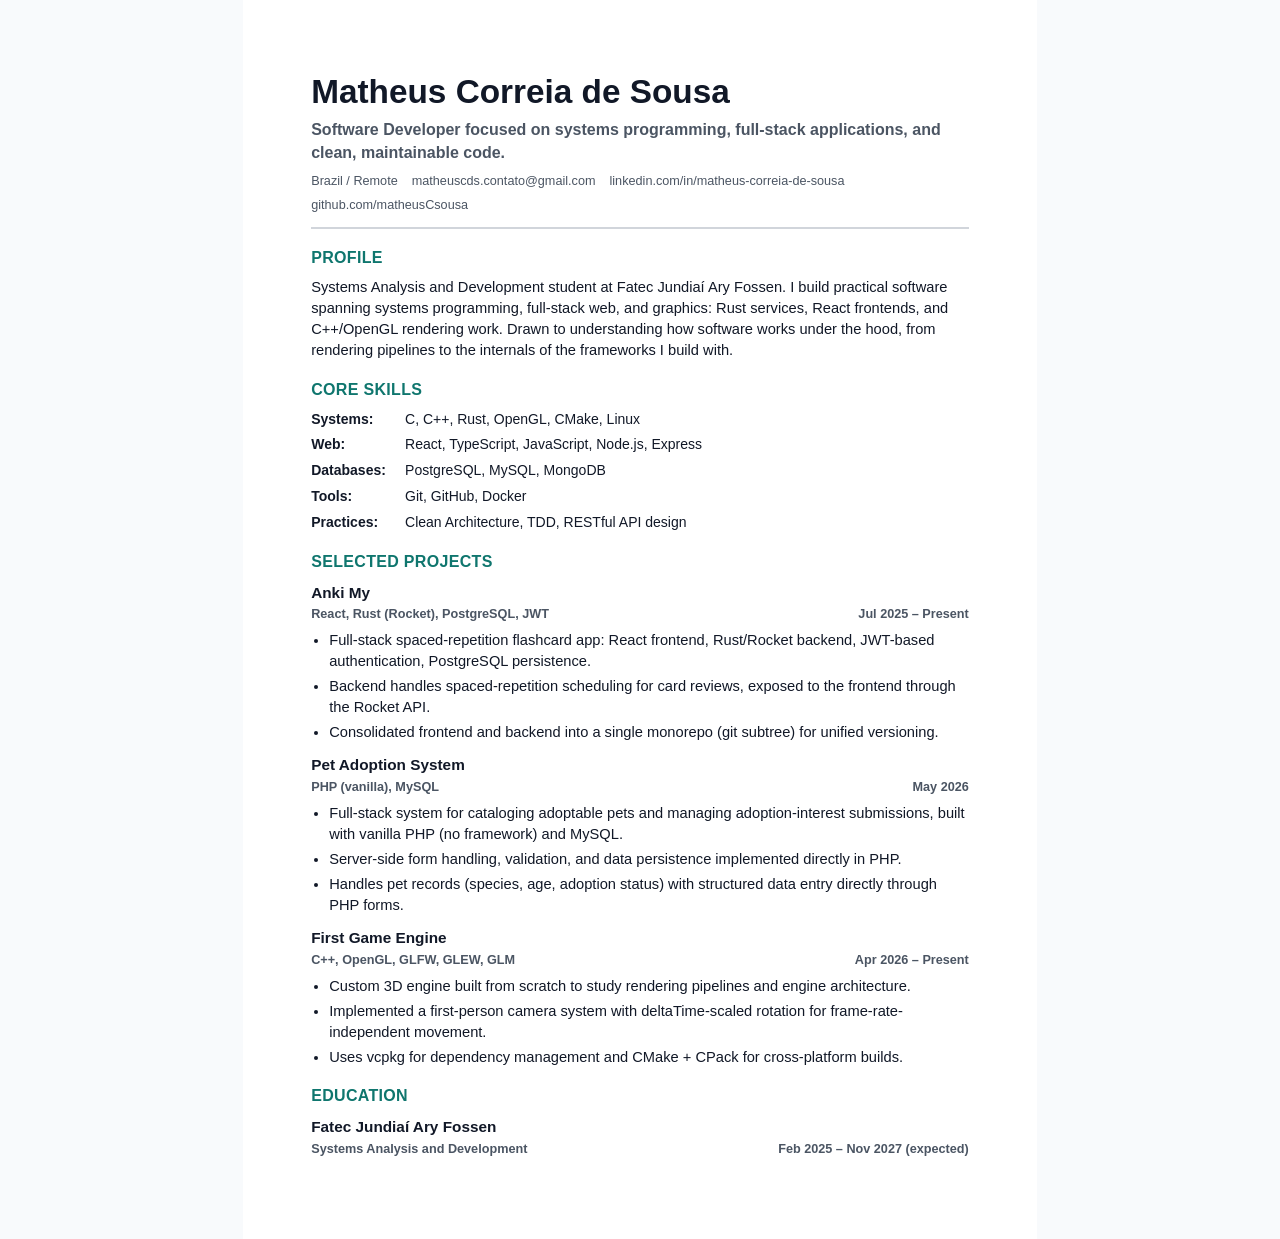
<file: public/resume-en.html>
<!-- 
  RESUME — HOW TO UPDATE THE PDF
  ==============================
  1. Edit this HTML file directly.
  2. Open it in a browser (double-click, or your local dev server).
  3. Ctrl+P (Cmd+P on Mac) to print.
  4. Destination: "Save as PDF".
  5. Settings: Paper size A4, Margins: None, uncheck "Headers and footers",
     check "Background graphics" if available.
  6. Save as matheus-cv-en.pdf.

  THINGS MARKED [in brackets] ARE PLACEHOLDERS — fill in real dates/numbers
  before sending this out. Search for "[" to find them all.
-->
<!DOCTYPE html>
<html lang="en">
  <head>
    <meta charset="UTF-8" />
    <meta name="viewport" content="width=device-width, initial-scale=1.0" />
    <title>Matheus Correia de Sousa Resume</title>
    <style>
      :root {
        --ink: #111827;
        --muted: #4b5563;
        --line: #d1d5db;
        --accent: #0f766e;
      }

      * {
        box-sizing: border-box;
      }

      body {
        margin: 0;
        color: var(--ink);
        font-family: Arial, Helvetica, sans-serif;
        font-size: 11pt;
        line-height: 1.42;
        background: #f8fafc;
      }

      main {
        width: 210mm;
        min-height: 297mm;
        margin: 0 auto;
        padding: 18mm;
        background: #ffffff;
      }

      header {
        border-bottom: 2px solid var(--line);
        padding-bottom: 12px;
        margin-bottom: 16px;
      }

      h1 {
        margin: 0 0 4px;
        font-size: 25pt;
      }

      h2 {
        margin: 18px 0 8px;
        color: var(--accent);
        font-size: 12pt;
        letter-spacing: 0.02em;
        text-transform: uppercase;
      }

      h3 {
        margin: 0 0 3px;
        font-size: 11.5pt;
      }

      p {
        margin: 0 0 8px;
      }

      ul {
        margin: 6px 0 0 18px;
        padding: 0;
      }

      li {
        margin-bottom: 4px;
      }

      .subtitle {
        color: var(--muted);
        font-size: 12pt;
        font-weight: 700;
      }

      .contact {
        display: flex;
        flex-wrap: wrap;
        gap: 6px 14px;
        color: var(--muted);
        font-size: 9.5pt;
        margin-top: 8px;
      }

      .skill-line {
        margin-bottom: 6px;
        font-size: 10.5pt;
      }

      .skill-line strong {
        display: inline-block;
        min-width: 90px;
      }

      .item {
        break-inside: avoid;
        margin-bottom: 12px;
      }

      .meta {
        color: var(--muted);
        font-size: 9.5pt;
        font-weight: 700;
        margin-bottom: 4px;
        display: flex;
        justify-content: space-between;
        gap: 10px;
      }

      .placeholder {
        color: #b91c1c;
        font-weight: 700;
      }

      a {
        color: inherit;
        text-decoration: none;
      }

      @page {
        size: A4;
        margin: 0;
      }

      @media print {
        body {
          background: #ffffff;
        }

        main {
          width: auto;
          min-height: auto;
          margin: 0;
        }

        .placeholder {
          color: var(--ink);
        }
      }
    </style>
  </head>
  <body>
    <main>
      <header>
        <h1>Matheus Correia de Sousa</h1>
        <p class="subtitle">
          Software Developer focused on systems programming, full-stack
          applications, and clean, maintainable code.
        </p>
        <div class="contact">
          <span>Brazil / Remote</span>
          <span><a href="mailto:matheuscds.contato@gmail.com">matheuscds.contato@gmail.com</a></span>
          <span><a href="https://www.linkedin.com/in/matheus-correia-de-sousa">linkedin.com/in/matheus-correia-de-sousa</a></span>
          <span><a href="https://github.com/matheusCsousa">github.com/matheusCsousa</a></span>
        </div>
      </header>

      <section>
        <h2>Profile</h2>
        <p>
          Systems Analysis and Development student at Fatec Jundiaí Ary Fossen.
          I build practical software spanning systems programming, full-stack
          web, and graphics: Rust services, React frontends, and C++/OpenGL
          rendering work. Drawn to understanding how software works under the
          hood, from rendering pipelines to the internals of the frameworks I
          build with.
        </p>
      </section>

      <section>
        <h2>Core Skills</h2>
        <p class="skill-line"><strong>Systems:</strong> C, C++, Rust, OpenGL, CMake, Linux</p>
        <p class="skill-line"><strong>Web:</strong> React, TypeScript, JavaScript, Node.js, Express</p>
        <p class="skill-line"><strong>Databases:</strong> PostgreSQL, MySQL, MongoDB</p>
        <p class="skill-line"><strong>Tools:</strong> Git, GitHub, Docker</p>
        <p class="skill-line"><strong>Practices:</strong> Clean Architecture, TDD, RESTful API design</p>
      </section>

      <section>
        <h2>Selected Projects</h2>

        <div class="item">
          <h3>Anki My</h3>
          <p class="meta">
            <span>React, Rust (Rocket), PostgreSQL, JWT</span>
            <span>Jul 2025 – Present</span>
          </p>
          <ul>
            <li>Full-stack spaced-repetition flashcard app: React frontend, Rust/Rocket backend, JWT-based authentication, PostgreSQL persistence.</li>
            <li>Backend handles spaced-repetition scheduling for card reviews, exposed to the frontend through the Rocket API.</li>
            <li>Consolidated frontend and backend into a single monorepo (git subtree) for unified versioning.</li>
          </ul>
        </div>

        <div class="item">
          <h3>Pet Adoption System</h3>
          <p class="meta">
            <span>PHP (vanilla), MySQL</span>
            <span>May 2026</span>
          </p>
          <ul>
            <li>Full-stack system for cataloging adoptable pets and managing adoption-interest submissions, built with vanilla PHP (no framework) and MySQL.</li>
            <li>Server-side form handling, validation, and data persistence implemented directly in PHP.</li>
            <li>Handles pet records (species, age, adoption status) with structured data entry directly through PHP forms.</li>
          </ul>
        </div>

        <div class="item">
          <h3>First Game Engine</h3>
          <p class="meta">
            <span>C++, OpenGL, GLFW, GLEW, GLM</span>
            <span>Apr 2026 – Present</span>
          </p>
          <ul>
            <li>Custom 3D engine built from scratch to study rendering pipelines and engine architecture.</li>
            <li>Implemented a first-person camera system with deltaTime-scaled rotation for frame-rate-independent movement.</li>
            <li>Uses vcpkg for dependency management and CMake + CPack for cross-platform builds.</li>
          </ul>
        </div>
      </section>

      <section>
        <h2>Education</h2>
        <div class="item">
          <h3>Fatec Jundiaí Ary Fossen</h3>
          <p class="meta">
            <span>Systems Analysis and Development</span>
            <span>Feb 2025 – Nov 2027 (expected)</span>
          </p>
        </div>
      </section>
    </main>
  </body>
</html>
</file>
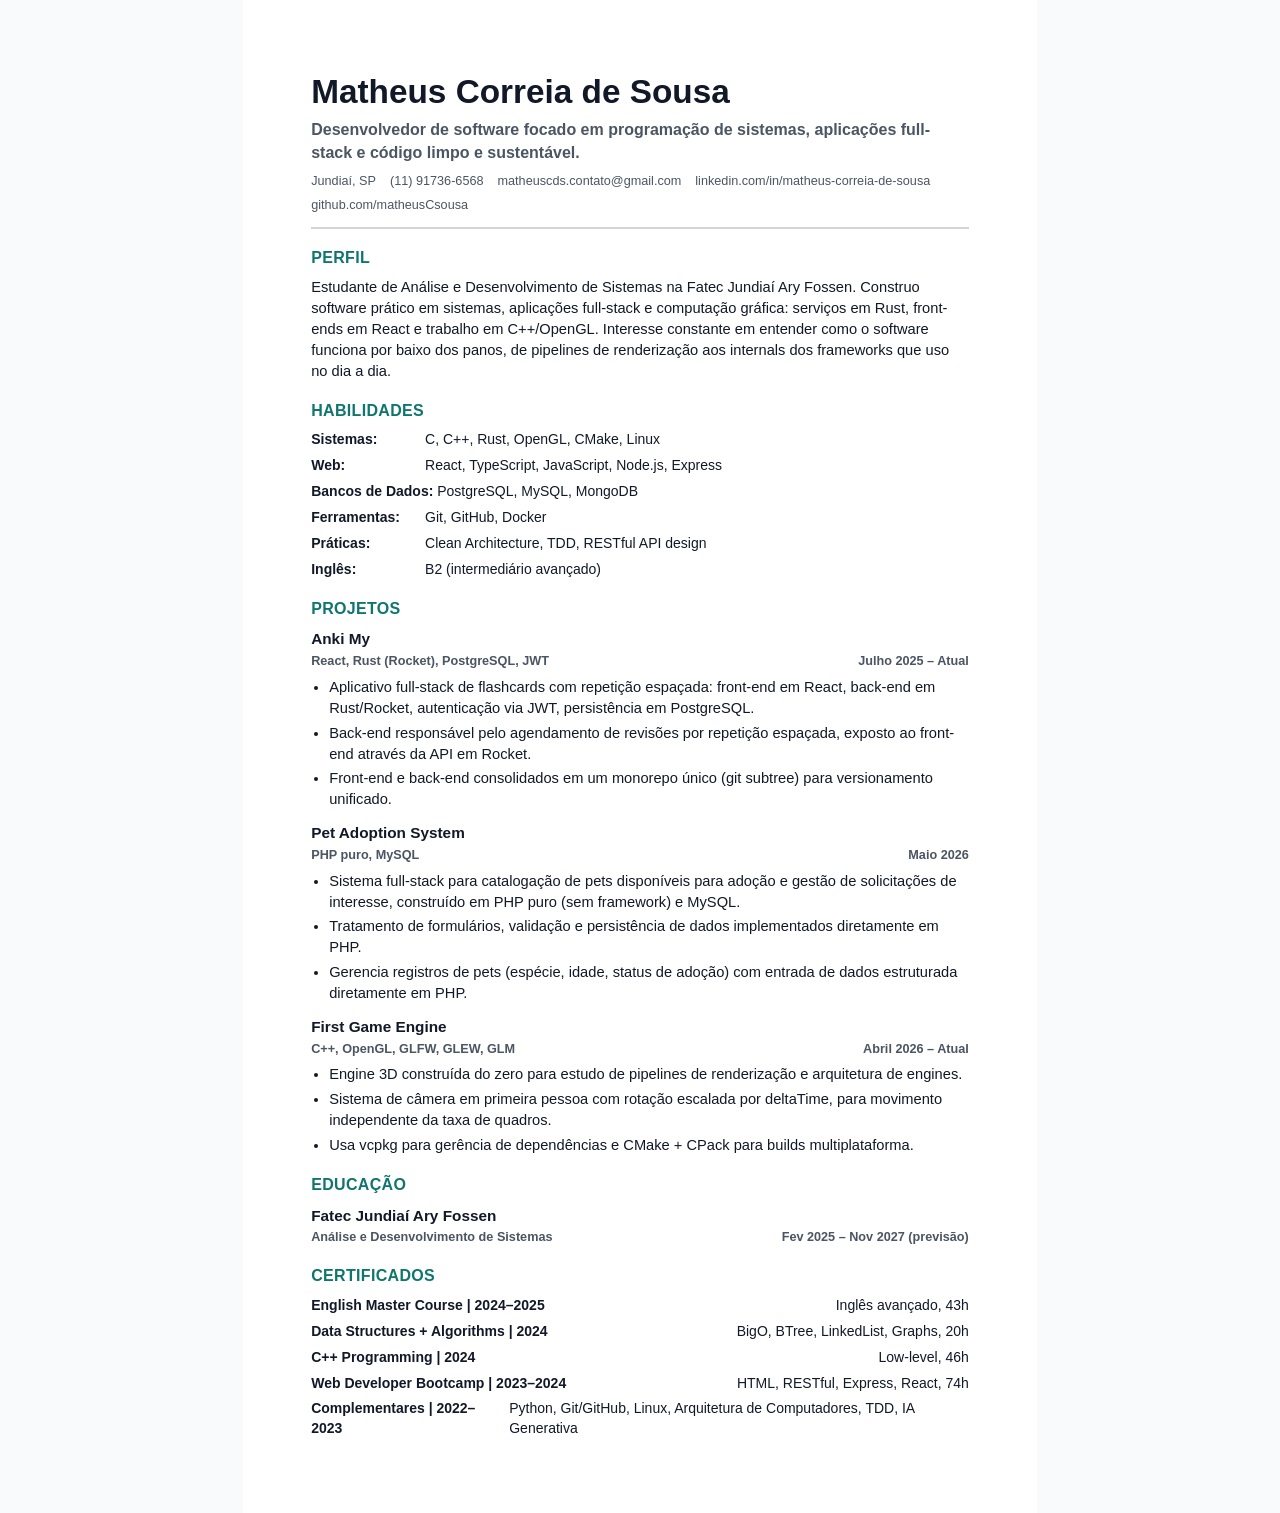
<file: public/resume-pt.html>
<!-- 
  CURRÍCULO — COMO ATUALIZAR O PDF
  =================================
  1. Edite este arquivo HTML diretamente.
  2. Abra num navegador (duplo clique, ou seu servidor local).
  3. Ctrl+P (Cmd+P no Mac) para imprimir.
  4. Destino: "Salvar como PDF".
  5. Configurações: Papel A4, Margens: Nenhuma, desmarque "Cabeçalhos e
     rodapés", marque "Gráficos de fundo" se disponível.
  6. Salve como matheus-cv-pt.pdf.

  ITENS ENTRE [colchetes] SÃO PLACEHOLDERS — preencha com datas/números
  reais antes de enviar. Procure por "[" para encontrar todos.

  Endereço completo removido (mantido só cidade/estado) por prática
  moderna de currículo. Se preferir manter o endereço completo para
  alguma vaga específica, é só adicionar de volta na linha de contato.
-->
<!DOCTYPE html>
<html lang="pt-BR">
  <head>
    <meta charset="UTF-8" />
    <meta name="viewport" content="width=device-width, initial-scale=1.0" />
    <title>Currículo Matheus Correia de Sousa</title>
    <style>
      :root {
        --ink: #111827;
        --muted: #4b5563;
        --line: #d1d5db;
        --accent: #0f766e;
      }

      * {
        box-sizing: border-box;
      }

      body {
        margin: 0;
        color: var(--ink);
        font-family: Arial, Helvetica, sans-serif;
        font-size: 11pt;
        line-height: 1.42;
        background: #f8fafc;
      }

      main {
        width: 210mm;
        min-height: 297mm;
        margin: 0 auto;
        padding: 18mm;
        background: #ffffff;
      }

      header {
        border-bottom: 2px solid var(--line);
        padding-bottom: 12px;
        margin-bottom: 16px;
      }

      h1 {
        margin: 0 0 4px;
        font-size: 25pt;
      }

      h2 {
        margin: 18px 0 8px;
        color: var(--accent);
        font-size: 12pt;
        letter-spacing: 0.02em;
        text-transform: uppercase;
      }

      h3 {
        margin: 0 0 3px;
        font-size: 11.5pt;
      }

      p {
        margin: 0 0 8px;
      }

      ul {
        margin: 6px 0 0 18px;
        padding: 0;
      }

      li {
        margin-bottom: 4px;
      }

      .subtitle {
        color: var(--muted);
        font-size: 12pt;
        font-weight: 700;
      }

      .contact {
        display: flex;
        flex-wrap: wrap;
        gap: 6px 14px;
        color: var(--muted);
        font-size: 9.5pt;
        margin-top: 8px;
      }

      .skill-line {
        margin-bottom: 6px;
        font-size: 10.5pt;
      }

      .skill-line strong {
        display: inline-block;
        min-width: 110px;
      }

      .item {
        break-inside: avoid;
        margin-bottom: 12px;
      }

      .meta {
        color: var(--muted);
        font-size: 9.5pt;
        font-weight: 700;
        margin-bottom: 4px;
        display: flex;
        justify-content: space-between;
        gap: 10px;
      }

      .cert-line {
        margin-bottom: 6px;
        font-size: 10.5pt;
        display: flex;
        justify-content: space-between;
        gap: 10px;
      }

      .placeholder {
        color: #b91c1c;
        font-weight: 700;
      }

      a {
        color: inherit;
        text-decoration: none;
      }

      @page {
        size: A4;
        margin: 0;
      }

      @media print {
        body {
          background: #ffffff;
        }

        main {
          width: auto;
          min-height: auto;
          margin: 0;
        }

        .placeholder {
          color: var(--ink);
        }
      }
    </style>
  </head>
  <body>
    <main>
      <header>
        <h1>Matheus Correia de Sousa</h1>
        <p class="subtitle">
          Desenvolvedor de software focado em programação de sistemas,
          aplicações full-stack e código limpo e sustentável.
        </p>
        <div class="contact">
          <span>Jundiaí, SP</span>
          <span>(11) 91736-6568</span>
          <span><a href="mailto:matheuscds.contato@gmail.com">matheuscds.contato@gmail.com</a></span>
          <span><a href="https://www.linkedin.com/in/matheus-correia-de-sousa">linkedin.com/in/matheus-correia-de-sousa</a></span>
          <span><a href="https://github.com/matheusCsousa">github.com/matheusCsousa</a></span>
        </div>
      </header>

      <section>
        <h2>Perfil</h2>
        <p>
          Estudante de Análise e Desenvolvimento de Sistemas na Fatec
          Jundiaí Ary Fossen. Construo software prático em sistemas,
          aplicações full-stack e computação gráfica: serviços em Rust,
          front-ends em React e trabalho em C++/OpenGL. Interesse constante
          em entender como o software funciona por baixo dos panos, de
          pipelines de renderização aos internals dos frameworks que uso
          no dia a dia.
        </p>
      </section>

      <section>
        <h2>Habilidades</h2>
        <p class="skill-line"><strong>Sistemas:</strong> C, C++, Rust, OpenGL, CMake, Linux</p>
        <p class="skill-line"><strong>Web:</strong> React, TypeScript, JavaScript, Node.js, Express</p>
        <p class="skill-line"><strong>Bancos de Dados:</strong> PostgreSQL, MySQL, MongoDB</p>
        <p class="skill-line"><strong>Ferramentas:</strong> Git, GitHub, Docker</p>
        <p class="skill-line"><strong>Práticas:</strong> Clean Architecture, TDD, RESTful API design</p>
        <p class="skill-line"><strong>Inglês:</strong> B2 (intermediário avançado)</p>
      </section>

      <section>
        <h2>Projetos</h2>

        <div class="item">
          <h3>Anki My</h3>
          <p class="meta">
            <span>React, Rust (Rocket), PostgreSQL, JWT</span>
            <span>Julho 2025 – Atual</span>
          </p>
          <ul>
            <li>Aplicativo full-stack de flashcards com repetição espaçada: front-end em React, back-end em Rust/Rocket, autenticação via JWT, persistência em PostgreSQL.</li>
            <li>Back-end responsável pelo agendamento de revisões por repetição espaçada, exposto ao front-end através da API em Rocket.</li>
            <li>Front-end e back-end consolidados em um monorepo único (git subtree) para versionamento unificado.</li>
          </ul>
        </div>

        <div class="item">
          <h3>Pet Adoption System</h3>
          <p class="meta">
            <span>PHP puro, MySQL</span>
            <span>Maio 2026</span>
          </p>
          <ul>
            <li>Sistema full-stack para catalogação de pets disponíveis para adoção e gestão de solicitações de interesse, construído em PHP puro (sem framework) e MySQL.</li>
            <li>Tratamento de formulários, validação e persistência de dados implementados diretamente em PHP.</li>
            <li>Gerencia registros de pets (espécie, idade, status de adoção) com entrada de dados estruturada diretamente em PHP.</li>
          </ul>
        </div>

        <div class="item">
          <h3>First Game Engine</h3>
          <p class="meta">
            <span>C++, OpenGL, GLFW, GLEW, GLM</span>
            <span>Abril 2026 – Atual</span>
          </p>
          <ul>
            <li>Engine 3D construída do zero para estudo de pipelines de renderização e arquitetura de engines.</li>
            <li>Sistema de câmera em primeira pessoa com rotação escalada por deltaTime, para movimento independente da taxa de quadros.</li>
            <li>Usa vcpkg para gerência de dependências e CMake + CPack para builds multiplataforma.</li>
          </ul>
        </div>
      </section>

      <section>
        <h2>Educação</h2>
        <div class="item">
          <h3>Fatec Jundiaí Ary Fossen</h3>
          <p class="meta">
            <span>Análise e Desenvolvimento de Sistemas</span>
            <span>Fev 2025 – Nov 2027 (previsão)</span>
          </p>
        </div>
      </section>

      <section>
        <h2>Certificados</h2>
        <p class="cert-line"><strong>English Master Course | 2024–2025</strong><span>Inglês avançado, 43h</span></p>
        <p class="cert-line"><strong>Data Structures + Algorithms | 2024</strong><span>BigO, BTree, LinkedList, Graphs, 20h</span></p>
        <p class="cert-line"><strong>C++ Programming | 2024</strong><span>Low-level, 46h</span></p>
        <p class="cert-line"><strong>Web Developer Bootcamp | 2023–2024</strong><span>HTML, RESTful, Express, React, 74h</span></p>
        <p class="cert-line"><strong>Complementares | 2022–2023</strong><span>Python, Git/GitHub, Linux, Arquitetura de Computadores, TDD, IA Generativa</span></p>
      </section>
    </main>
  </body>
</html>
</file>
